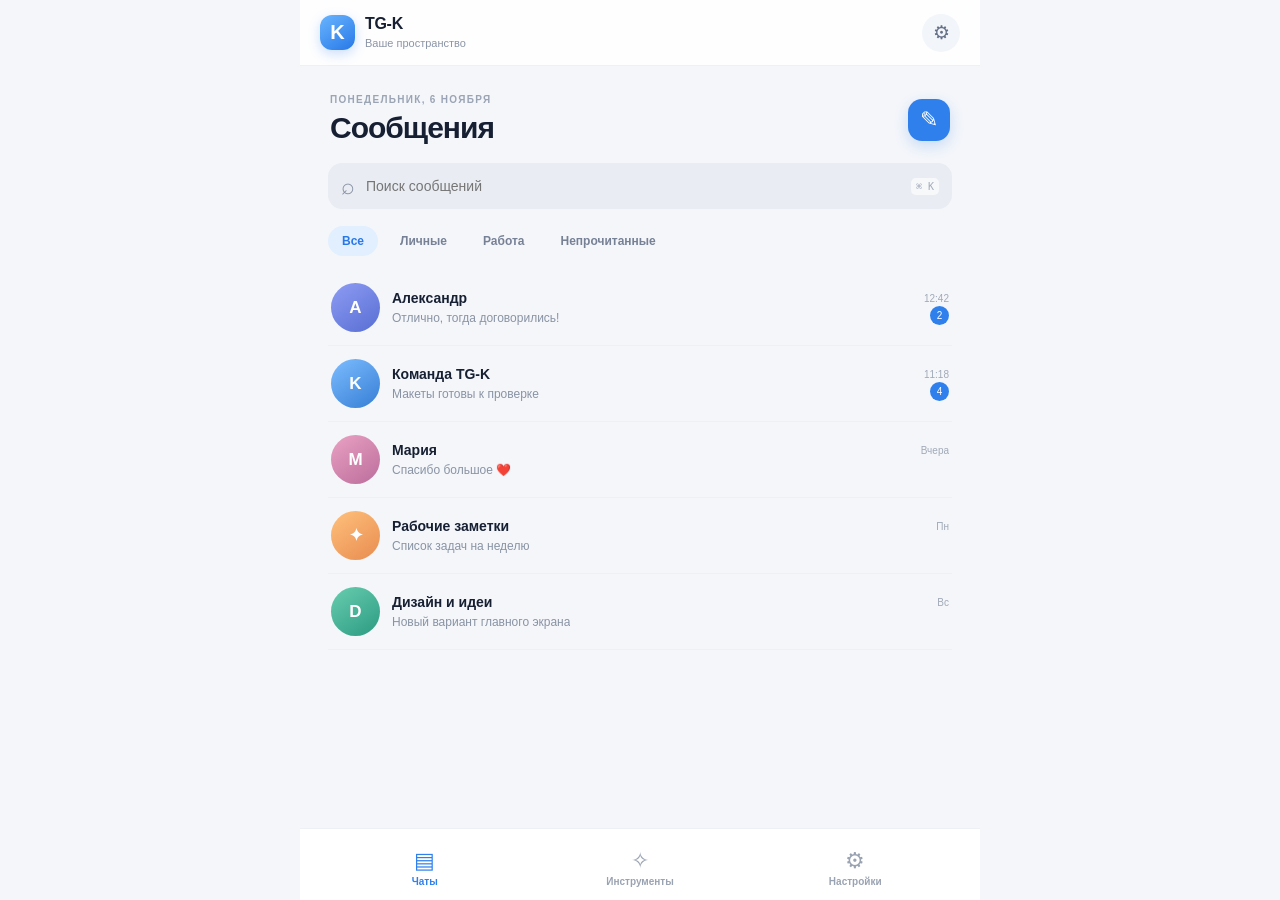
<file: index.html>
<!doctype html>
<html lang="ru">
<head>
  <meta charset="utf-8">
  <meta name="viewport" content="width=device-width,initial-scale=1,viewport-fit=cover">
  <meta name="theme-color" content="#f4f6fa">
  <meta name="apple-mobile-web-app-capable" content="yes">
  <meta name="apple-mobile-web-app-status-bar-style" content="default">
  <meta name="apple-mobile-web-app-title" content="TG-K">
  <meta name="description" content="TG-K — экспериментальный Telegram Web клиент для iPhone.">
  <link rel="manifest" href="./manifest.webmanifest">
  <link rel="apple-touch-icon" href="./icons/icon.svg">
  <link rel="stylesheet" href="./styles.css">
  <title>TG-K</title>
</head>
<body>
  <div class="app-shell">
    <header class="topbar">
      <div class="brand"><span class="brand-mark">K</span><div><strong>TG-K</strong><small>Ваше пространство</small></div></div>
      <button class="icon-button" id="settingsButton" aria-label="Настройки">⚙</button>
    </header>
    <main id="mainView">
      <section class="screen active" id="chatsScreen">
        <div class="screen-heading"><div><p class="eyebrow">ПОНЕДЕЛЬНИК, 6 НОЯБРЯ</p><h1>Сообщения</h1></div><button class="compose-button" id="composeButton" aria-label="Новое сообщение">✎</button></div>
        <label class="search"><span>⌕</span><input id="searchInput" type="search" placeholder="Поиск сообщений" autocomplete="off"><kbd>⌘ K</kbd></label>
        <nav class="folder-tabs" aria-label="Папки">
          <button class="folder active" data-folder="all">Все</button><button class="folder" data-folder="personal">Личные</button><button class="folder" data-folder="work">Работа</button><button class="folder" data-folder="unread">Непрочитанные</button>
        </nav>
        <div class="chat-list" id="chatList" aria-live="polite"></div>
      </section>
      <section class="screen" id="chatScreen">
        <div class="chat-header"><button class="back-button" id="backButton">‹</button><div class="avatar avatar-blue" id="chatAvatar">A</div><div class="chat-title"><strong id="chatName">Диалог</strong><small id="chatStatus">TG-K preview</small></div><button class="icon-button" id="chatMore">···</button></div>
        <div class="demo-notice">Это локальный предпросмотр. Сообщения ниже демонстрационные — Telegram пока не подключён.</div>
        <div class="messages" id="messages"></div>
        <form class="message-composer" id="messageForm"><button type="button" class="attach-button" id="attachButton">＋</button><input id="messageInput" placeholder="Сообщение" autocomplete="off"><button class="send-button" type="submit">↑</button></form>
      </section>
      <section class="screen" id="toolsScreen">
        <div class="screen-heading"><div><p class="eyebrow">ВАШИ ИНСТРУМЕНТЫ</p><h1>Пространство</h1></div></div>
        <div class="tool-grid">
          <button class="tool-card" data-tool="notes"><span class="tool-icon lilac">✎</span><strong>Секретные заметки</strong><small>Локально на устройстве</small></button>
          <button class="tool-card" data-tool="filters"><span class="tool-icon mint">⌁</span><strong>Фильтры сообщений</strong><small>Правила и категории</small></button>
          <button class="tool-card" data-tool="summary"><span class="tool-icon peach">✧</span><strong>AI-сводка</strong><small>Подготовка к AI-провайдерам</small></button>
          <button class="tool-card" data-tool="translate"><span class="tool-icon sky">文</span><strong>Перевод</strong><small>Место для интеграции</small></button>
          <button class="tool-card" data-tool="voice"><span class="tool-icon rose">♫</span><strong>Голос в текст</strong><small>Проверка поддержки браузера</small></button>
          <button class="tool-card" data-tool="downloads"><span class="tool-icon sand">↓</span><strong>Загрузки</strong><small>Менеджер файлов — далее</small></button>
        </div>
        <div class="privacy-card"><div class="privacy-icon">◈</div><div><strong>Панель приватности</strong><p>Контроль локальных данных и честные статусы защиты.</p></div><button id="privacyButton">›</button></div>
      </section>
      <section class="screen" id="settingsScreen">
        <div class="screen-heading"><div><p class="eyebrow">TG-K</p><h1>Настройки</h1></div><button class="text-button" id="closeSettings">Готово</button></div>
        <div class="settings-card">
          <div class="setting-row"><div><strong>Невидимка</strong><small>Локальный режим приватности</small></div><span class="status-pill">Ограничен</span></div>
          <p class="setting-note">Клиент не может гарантировать скрытие статуса «онлайн», прочтения или активности от серверов Telegram. Здесь пока доступны только локальные настройки интерфейса.</p>
          <div class="setting-row"><div><strong>Локальные заметки</strong><small>Сохраняются в этом браузере</small></div><span class="status-pill good">Включены</span></div>
          <div class="setting-row"><div><strong>Telegram API</strong><small>Подключение ещё не настроено</small></div><span class="status-pill">Не подключён</span></div>
          <div class="setting-row"><div><strong>AI-провайдеры</strong><small>Ключи не запрашиваются в этой версии</small></div><span class="status-pill">Не настроены</span></div>
        </div>
        <p class="settings-foot">TG-K — независимый экспериментальный клиент, не официальный продукт Telegram.</p>
      </section>
    </main>
    <nav class="tabbar" aria-label="Основная навигация">
      <button class="tab active" data-screen="chatsScreen"><span>▤</span><small>Чаты</small></button>
      <button class="tab" data-screen="toolsScreen"><span>✧</span><small>Инструменты</small></button>
      <button class="tab" id="tabSettings"><span>⚙</span><small>Настройки</small></button>
    </nav>
  </div>
  <dialog id="toolDialog" class="tool-dialog"><div class="dialog-head"><strong id="dialogTitle">Инструмент</strong><button id="dialogClose" class="icon-button">✕</button></div><div id="dialogContent"></div></dialog>
  <script src="./app.js" defer></script>
</body>
</html>
</file>
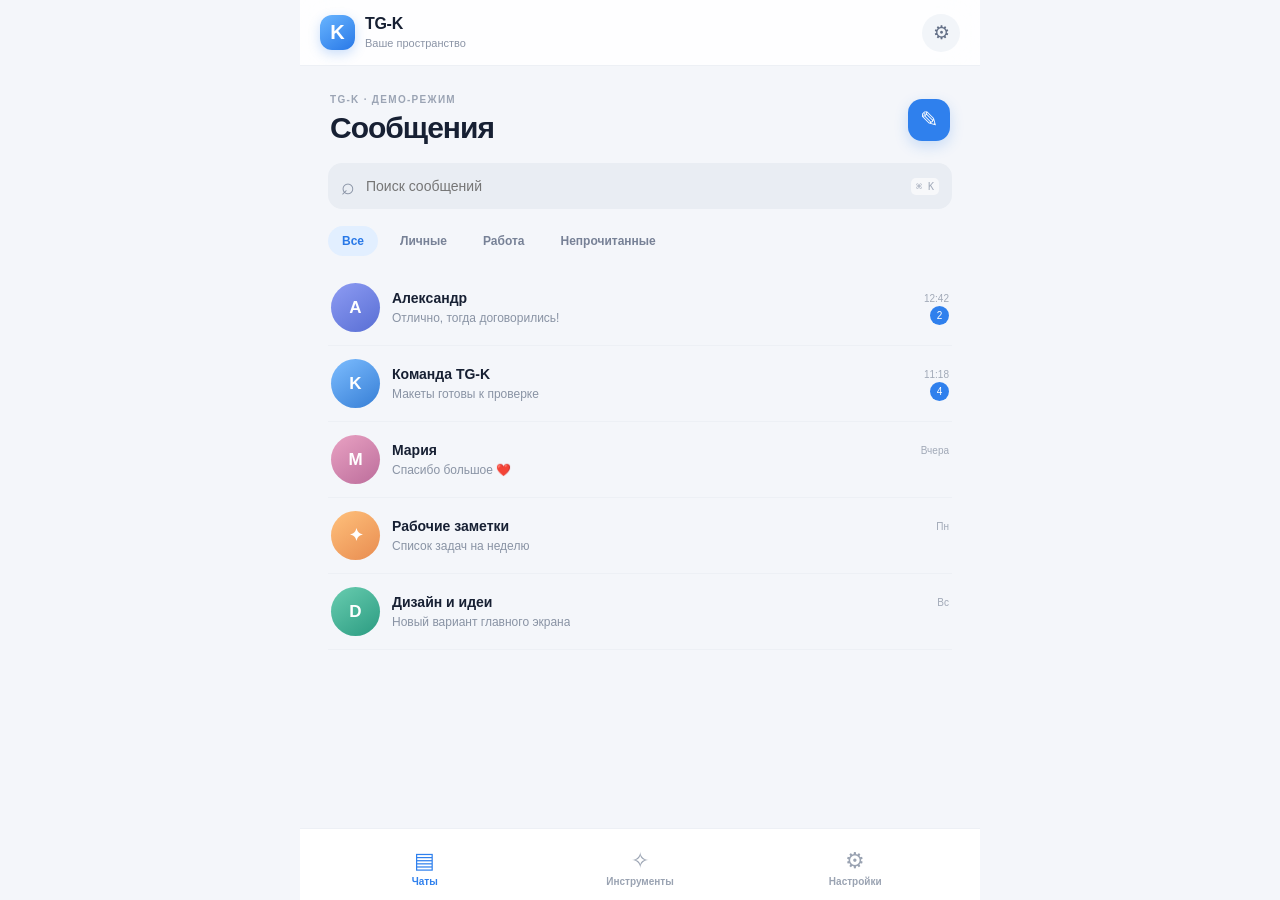
<file: TG-K-demo.html>
<!doctype html>
<html lang="ru">
<head>
  <meta charset="utf-8">
  <meta name="viewport" content="width=device-width,initial-scale=1,viewport-fit=cover">
  <meta name="theme-color" content="#f4f6fa">
  <meta name="apple-mobile-web-app-capable" content="yes">
  <meta name="apple-mobile-web-app-status-bar-style" content="default">
  <meta name="apple-mobile-web-app-title" content="TG-K">
  <meta name="description" content="TG-K — экспериментальный Telegram Web клиент для iPhone.">
  
  
  <style>
:root{color-scheme:light;--bg:#f4f6fa;--surface:#fff;--ink:#172033;--muted:#8b94a6;--line:#edf0f5;--blue:#2f80ed;--shadow:0 8px 28px rgba(25,43,75,.07);font-family:-apple-system,BlinkMacSystemFont,"SF Pro Display","Segoe UI",sans-serif}*{box-sizing:border-box}body{margin:0;background:var(--bg);color:var(--ink);-webkit-font-smoothing:antialiased}.app-shell{max-width:680px;min-height:100dvh;margin:auto;background:var(--bg);display:flex;flex-direction:column;padding-bottom:calc(76px + env(safe-area-inset-bottom))}.topbar{height:66px;padding:0 20px;display:flex;align-items:center;justify-content:space-between;background:rgba(255,255,255,.84);backdrop-filter:blur(18px);border-bottom:1px solid var(--line);position:sticky;top:0;z-index:5}.brand{display:flex;align-items:center;gap:10px}.brand-mark{width:35px;height:35px;border-radius:12px;background:linear-gradient(145deg,#69b5ff,#2878e7);display:grid;place-items:center;color:white;font-weight:800;font-size:20px;box-shadow:0 4px 12px #2f80ed40}.brand strong{display:block;font-size:16px;letter-spacing:-.3px}.brand small{font-size:11px;color:var(--muted)}button{font:inherit;border:0;cursor:pointer}.icon-button{width:38px;height:38px;border-radius:50%;background:#f2f5f9;color:#647087;font-size:19px}.screen{display:none;padding:20px 18px 24px}.screen.active{display:block}.screen-heading{display:flex;align-items:center;justify-content:space-between;margin:8px 2px 18px}.eyebrow{font-size:10px;letter-spacing:1.3px;color:#9ba4b4;font-weight:700;margin:0 0 6px}h1{font-size:30px;letter-spacing:-1px;margin:0;font-weight:760}.compose-button,.send-button{background:var(--blue);color:white;border-radius:14px;width:42px;height:42px;font-size:22px;box-shadow:0 5px 14px #2f80ed38}.search{height:46px;border-radius:14px;background:#e9edf3;display:flex;align-items:center;padding:0 13px;gap:9px;color:#8993a5}.search span{font-size:23px}.search input{background:none;border:0;outline:0;min-width:0;flex:1;font:inherit;font-size:14px;color:var(--ink)}.search kbd{font-size:10px;color:#a2aaba;background:#f7f8fa;border-radius:5px;padding:3px 5px}.folder-tabs{display:flex;gap:8px;overflow:auto;padding:17px 0 14px;scrollbar-width:none}.folder{white-space:nowrap;padding:8px 14px;border-radius:20px;background:transparent;color:#778196;font-size:12px;font-weight:650}.folder.active{background:#e2efff;color:#2878e7}.chat-list{display:flex;flex-direction:column}.chat-item{display:flex;align-items:center;gap:12px;padding:13px 3px;border-bottom:1px solid var(--line);background:none;text-align:left;width:100%;color:inherit}.avatar{width:49px;height:49px;flex:none;border-radius:50%;display:grid;place-items:center;font-weight:700;font-size:17px;color:white;background:linear-gradient(145deg,#8e9cf3,#586ed4)}.avatar-green{background:linear-gradient(145deg,#69cdb0,#2b9b81)}.avatar-orange{background:linear-gradient(145deg,#ffc17c,#e88c50)}.avatar-pink{background:linear-gradient(145deg,#e9a2c3,#bc6d9b)}.avatar-blue{background:linear-gradient(145deg,#7dbdff,#367ed5)}.chat-info{min-width:0;flex:1}.chat-line{display:flex;justify-content:space-between;gap:8px;align-items:center}.chat-line strong{font-size:14px}.chat-line time{font-size:10px;color:#a1a9b7;white-space:nowrap}.chat-preview{display:block;font-size:12px;color:#8993a4;white-space:nowrap;overflow:hidden;text-overflow:ellipsis;margin-top:5px}.unread{background:var(--blue);color:white;font-size:10px;border-radius:12px;min-width:19px;height:19px;display:grid;place-items:center;padding:0 5px}.empty-state{text-align:center;color:var(--muted);padding:42px 20px;font-size:13px}.tabbar{position:fixed;z-index:6;bottom:0;left:50%;transform:translateX(-50%);width:min(680px,100%);height:calc(72px + env(safe-area-inset-bottom));padding:8px 18px env(safe-area-inset-bottom);display:flex;justify-content:space-around;background:rgba(255,255,255,.93);backdrop-filter:blur(18px);border-top:1px solid var(--line)}.tab{display:flex;flex-direction:column;align-items:center;justify-content:center;gap:4px;min-width:76px;background:none;color:#9aa3b2}.tab span{font-size:22px;line-height:22px}.tab small{font-size:10px;font-weight:650}.tab.active{color:var(--blue)}.chat-header{display:flex;align-items:center;gap:10px;margin:-4px -3px 14px}.back-button{font-size:31px;background:none;color:var(--blue);width:28px}.chat-title{flex:1;display:flex;flex-direction:column;gap:3px}.chat-title strong{font-size:14px}.chat-title small{font-size:10px;color:#8c96a7}.demo-notice{font-size:11px;line-height:1.45;color:#8a6d38;background:#fff5df;border:1px solid #f5e7c7;border-radius:10px;padding:10px 12px;margin-bottom:16px}.messages{min-height:48vh;display:flex;flex-direction:column;gap:9px;padding:6px 0 20px}.bubble{max-width:82%;padding:10px 12px;border-radius:15px;background:white;box-shadow:0 2px 8px #1b2b4810;font-size:13px;line-height:1.45;align-self:flex-start}.bubble.mine{align-self:flex-end;background:#dcecff;border-bottom-right-radius:5px}.bubble time{display:block;text-align:right;color:#8e9bad;font-size:9px;margin-top:4px}.message-composer{display:flex;align-items:center;gap:9px;position:sticky;bottom:80px;background:var(--bg);padding:8px 0}.message-composer input{flex:1;min-width:0;border:0;outline:0;border-radius:22px;background:white;padding:13px 16px;font:inherit;font-size:13px}.attach-button{background:none;color:#8b96a8;font-size:25px}.send-button{width:38px;height:38px;border-radius:50%;font-size:20px}.tool-grid{display:grid;grid-template-columns:repeat(2,minmax(0,1fr));gap:11px}.tool-card{min-height:128px;background:white;border-radius:18px;padding:15px;text-align:left;display:flex;flex-direction:column;align-items:flex-start;box-shadow:var(--shadow);color:var(--ink)}.tool-icon{width:35px;height:35px;border-radius:12px;display:grid;place-items:center;font-size:19px;margin-bottom:12px}.lilac{background:#eee9ff;color:#8062d8}.mint{background:#e2f8f0;color:#3caa83}.peach{background:#fff0e4;color:#e69a5e}.sky{background:#e4f2ff;color:#438bd0}.rose{background:#ffe9ef;color:#cf7593}.sand{background:#fff4d9;color:#c89b36}.tool-card strong{font-size:12px}.tool-card small{font-size:10px;color:#98a1af;margin-top:5px}.privacy-card{display:flex;align-items:center;gap:12px;background:#eaf2ff;border-radius:16px;padding:15px;margin-top:16px}.privacy-icon{font-size:24px;color:#4388dc}.privacy-card div:nth-child(2){flex:1}.privacy-card strong{font-size:13px}.privacy-card p{font-size:10px;color:#7b8da8;margin:4px 0 0;line-height:1.4}.privacy-card button{background:none;color:#4388dc;font-size:24px}.settings-card{background:white;border-radius:18px;padding:4px 15px;box-shadow:var(--shadow)}.setting-row{display:flex;align-items:center;justify-content:space-between;gap:10px;padding:16px 0;border-bottom:1px solid var(--line)}.setting-row:last-of-type{border:0}.setting-row strong,.setting-row small{display:block}.setting-row strong{font-size:13px}.setting-row small{font-size:10px;color:#929cac;margin-top:4px}.status-pill{font-size:9px;font-weight:700;color:#a17c37;background:#fff4dd;padding:6px 8px;border-radius:10px;white-space:nowrap}.status-pill.good{color:#27956d;background:#e4f8ef}.setting-note,.settings-foot{font-size:11px;color:#8b95a5;line-height:1.55}.setting-note{background:#f7f8fa;border-radius:10px;padding:11px;margin:0}.settings-foot{padding:12px 4px}.text-button{background:none;color:var(--blue);font-size:13px}.tool-dialog{border:0;border-radius:22px;width:min(92%,480px);padding:20px;box-shadow:0 18px 70px #101d3340}.tool-dialog::backdrop{background:#14213b66;backdrop-filter:blur(3px)}.dialog-head{display:flex;justify-content:space-between;align-items:center;margin-bottom:15px}.dialog-head strong{font-size:18px}.dialog-body{font-size:13px;line-height:1.5;color:#667187}.dialog-body textarea{width:100%;min-height:150px;border:1px solid var(--line);border-radius:12px;padding:12px;font:inherit;outline-color:var(--blue);resize:vertical}.dialog-body button{background:var(--blue);color:white;padding:10px 14px;border-radius:10px;margin-top:10px}.dialog-hint{font-size:11px;color:#8d97a7;margin-top:10px}@media(min-width:600px){.screen{padding-left:28px;padding-right:28px}.tool-grid{grid-template-columns:repeat(3,minmax(0,1fr))}}@media(prefers-color-scheme:dark){:root{color-scheme:dark;--bg:#111722;--surface:#1b2432;--ink:#edf2fa;--muted:#9aa6b8;--line:#293344;--shadow:0 8px 28px #0003}.topbar,.tabbar{background:rgba(25,34,48,.94)}.search{background:#222d3d}.search input,.chat-item{color:var(--ink)}.folder.active{background:#1d3d61}.bubble,.tool-card,.settings-card,.message-composer input{background:#1d2736;color:var(--ink)}.bubble.mine{background:#1d3d61}.privacy-card{background:#1b304b}.setting-note{background:#222d3d}.demo-notice{background:#3a3020;border-color:#57462b;color:#e5c98d}.icon-button{background:#263244;color:#b5c0d0}}
</style>
  <title>TG-K</title>
</head>
<body>
  <div class="app-shell">
    <header class="topbar">
      <div class="brand"><span class="brand-mark">K</span><div><strong>TG-K</strong><small>Ваше пространство</small></div></div>
      <button class="icon-button" id="settingsButton" aria-label="Настройки">⚙</button>
    </header>
    <main id="mainView">
      <section class="screen active" id="chatsScreen">
        <div class="screen-heading"><div><p class="eyebrow">TG-K · ДЕМО-РЕЖИМ</p><h1>Сообщения</h1></div><button class="compose-button" id="composeButton" aria-label="Новое сообщение">✎</button></div>
        <label class="search"><span>⌕</span><input id="searchInput" type="search" placeholder="Поиск сообщений" autocomplete="off"><kbd>⌘ K</kbd></label>
        <nav class="folder-tabs" aria-label="Папки">
          <button class="folder active" data-folder="all">Все</button><button class="folder" data-folder="personal">Личные</button><button class="folder" data-folder="work">Работа</button><button class="folder" data-folder="unread">Непрочитанные</button>
        </nav>
        <div class="chat-list" id="chatList" aria-live="polite"></div>
      </section>
      <section class="screen" id="chatScreen">
        <div class="chat-header"><button class="back-button" id="backButton">‹</button><div class="avatar avatar-blue" id="chatAvatar">A</div><div class="chat-title"><strong id="chatName">Диалог</strong><small id="chatStatus">TG-K preview</small></div><button class="icon-button" id="chatMore">···</button></div>
        <div class="demo-notice">Это локальный предпросмотр. Сообщения ниже демонстрационные — Telegram пока не подключён.</div>
        <div class="messages" id="messages"></div>
        <form class="message-composer" id="messageForm"><button type="button" class="attach-button" id="attachButton">＋</button><input id="messageInput" placeholder="Сообщение" autocomplete="off"><button class="send-button" type="submit">↑</button></form>
      </section>
      <section class="screen" id="toolsScreen">
        <div class="screen-heading"><div><p class="eyebrow">ВАШИ ИНСТРУМЕНТЫ</p><h1>Пространство</h1></div></div>
        <div class="tool-grid">
          <button class="tool-card" data-tool="notes"><span class="tool-icon lilac">✎</span><strong>Секретные заметки</strong><small>Локально на устройстве</small></button>
          <button class="tool-card" data-tool="filters"><span class="tool-icon mint">⌁</span><strong>Фильтры сообщений</strong><small>Правила и категории</small></button>
          <button class="tool-card" data-tool="summary"><span class="tool-icon peach">✧</span><strong>AI-сводка</strong><small>Подготовка к AI-провайдерам</small></button>
          <button class="tool-card" data-tool="translate"><span class="tool-icon sky">文</span><strong>Перевод</strong><small>Место для интеграции</small></button>
          <button class="tool-card" data-tool="voice"><span class="tool-icon rose">♫</span><strong>Голос в текст</strong><small>Проверка поддержки браузера</small></button>
          <button class="tool-card" data-tool="downloads"><span class="tool-icon sand">↓</span><strong>Загрузки</strong><small>Менеджер файлов — далее</small></button>
        </div>
        <div class="privacy-card"><div class="privacy-icon">◈</div><div><strong>Панель приватности</strong><p>Контроль локальных данных и честные статусы защиты.</p></div><button id="privacyButton">›</button></div>
      </section>
      <section class="screen" id="settingsScreen">
        <div class="screen-heading"><div><p class="eyebrow">TG-K</p><h1>Настройки</h1></div><button class="text-button" id="closeSettings">Готово</button></div>
        <div class="settings-card">
          <div class="setting-row"><div><strong>Невидимка</strong><small>Локальный режим приватности</small></div><span class="status-pill">Ограничен</span></div>
          <p class="setting-note">Клиент не может гарантировать скрытие статуса «онлайн», прочтения или активности от серверов Telegram. Здесь пока доступны только локальные настройки интерфейса.</p>
          <div class="setting-row"><div><strong>Локальные заметки</strong><small>Сохраняются в этом браузере</small></div><span class="status-pill good">Включены</span></div>
          <div class="setting-row"><div><strong>Telegram API</strong><small>Подключение ещё не настроено</small></div><span class="status-pill">Не подключён</span></div>
          <div class="setting-row"><div><strong>AI-провайдеры</strong><small>Ключи не запрашиваются в этой версии</small></div><span class="status-pill">Не настроены</span></div>
        </div>
        <p class="settings-foot">TG-K — независимый экспериментальный клиент, не официальный продукт Telegram.</p>
      </section>
    </main>
    <nav class="tabbar" aria-label="Основная навигация">
      <button class="tab active" data-screen="chatsScreen"><span>▤</span><small>Чаты</small></button>
      <button class="tab" data-screen="toolsScreen"><span>✧</span><small>Инструменты</small></button>
      <button class="tab" id="tabSettings"><span>⚙</span><small>Настройки</small></button>
    </nav>
  </div>
  <dialog id="toolDialog" class="tool-dialog"><div class="dialog-head"><strong id="dialogTitle">Инструмент</strong><button id="dialogClose" class="icon-button">✕</button></div><div id="dialogContent"></div></dialog>
  <script>
const $ = (selector) => document.querySelector(selector);
const chats = [
  {id:1,name:"Александр",initial:"А",color:"",folder:"personal",time:"12:42",preview:"Отлично, тогда договорились!",unread:2,status:"был(а) недавно",messages:[["Привет! Как продвигается проект?",false,"12:38"],["Собираю первую версию TG-K для iPhone.",true,"12:40"],["Отлично, тогда договорились!",false,"12:42"]]},
  {id:2,name:"Команда TG-K",initial:"K",color:"avatar-blue",folder:"work",time:"11:18",preview:"Макеты готовы к проверке",unread:4,status:"5 участников",messages:[["Загрузил первые макеты интерфейса.",false,"11:12"],["Макеты готовы к проверке",false,"11:18"]]},
  {id:3,name:"Мария",initial:"М",color:"avatar-pink",folder:"personal",time:"Вчера",preview:"Спасибо большое ❤️",unread:0,status:"в сети недавно",messages:[["Посмотри, пожалуйста, когда будет минутка.",false,"18:02"],["Конечно, посмотрю!",true,"18:05"],["Спасибо большое ❤️",false,"18:06"]]},
  {id:4,name:"Рабочие заметки",initial:"✦",color:"avatar-orange",folder:"work",time:"Пн",preview:"Список задач на неделю",unread:0,status:"личное пространство",messages:[["Список задач на неделю",false,"09:15"]]},
  {id:5,name:"Дизайн и идеи",initial:"D",color:"avatar-green",folder:"work",time:"Вс",preview:"Новый вариант главного экрана",unread:0,status:"12 участников",messages:[["Новый вариант главного экрана",false,"16:21"]]}
];
let activeFolder = "all";
let activeChat = null;
let activeScreen = "chatsScreen";
const escapeHtml = (s) => String(s).replace(/[&<>"']/g, c => ({"&":"&amp;","<":"&lt;",">":"&gt;",'"':"&quot;","'":"&#39;"}[c]));
function renderChats(){
  const q = $("#searchInput").value.trim().toLowerCase();
  const filtered = chats.filter(c => (activeFolder==="all" || (activeFolder==="unread"?c.unread>0:c.folder===activeFolder)) && (!q || (c.name+" "+c.preview+" "+c.messages.map(m=>m[0]).join(" ")).toLowerCase().includes(q)));
  $("#chatList").innerHTML = filtered.length ? filtered.map(c => `<button class="chat-item" data-chat="${c.id}"><span class="avatar ${c.color}">${escapeHtml(c.initial)}</span><span class="chat-info"><span class="chat-line"><strong>${escapeHtml(c.name)}</strong><time>${c.time}</time></span><span class="chat-line"><span class="chat-preview">${escapeHtml(c.preview)}</span>${c.unread?`<span class="unread">${c.unread}</span>`:""}</span></span></button>`).join("") : '<div class="empty-state">Ничего не найдено</div>';
  document.querySelectorAll("[data-chat]").forEach(el=>el.addEventListener("click",()=>openChat(Number(el.dataset.chat))));
}
function showScreen(id){
  activeScreen=id;
  document.querySelectorAll(".screen").forEach(s=>s.classList.toggle("active",s.id===id));
  document.querySelectorAll(".tab").forEach(t=>t.classList.toggle("active",t.dataset.screen===id || (id==="settingsScreen"&&t.id==="tabSettings")));
  $("#settingsButton").hidden=id==="settingsScreen";
}
function openChat(id){
  activeChat=chats.find(c=>c.id===id); if(!activeChat)return;
  $("#chatName").textContent=activeChat.name;$("#chatStatus").textContent=activeChat.status;$("#chatAvatar").textContent=activeChat.initial;$("#chatAvatar").className="avatar "+activeChat.color;
  renderMessages();showScreen("chatScreen");
}
function renderMessages(){
  $("#messages").innerHTML=activeChat.messages.map(m=>`<div class="bubble ${m[1]?"mine":""}">${escapeHtml(m[0])}<time>${m[2]}</time></div>`).join("");
  $("#messages").scrollTop=$("#messages").scrollHeight;
}
document.querySelectorAll("[data-folder]").forEach(b=>b.addEventListener("click",()=>{activeFolder=b.dataset.folder;document.querySelectorAll(".folder").forEach(x=>x.classList.toggle("active",x===b));renderChats()}));
$("#searchInput").addEventListener("input",renderChats);
document.querySelectorAll("[data-screen]").forEach(b=>b.addEventListener("click",()=>showScreen(b.dataset.screen)));
$("#tabSettings").addEventListener("click",()=>showScreen("settingsScreen"));
$("#settingsButton").addEventListener("click",()=>showScreen("settingsScreen"));
$("#closeSettings").addEventListener("click",()=>showScreen("chatsScreen"));
$("#backButton").addEventListener("click",()=>showScreen("chatsScreen"));
$("#messageForm").addEventListener("submit",e=>{e.preventDefault();const input=$("#messageInput");const value=input.value.trim();if(!value||!activeChat)return;activeChat.messages.push([value,true,new Date().toLocaleTimeString("ru-RU",{hour:"2-digit",minute:"2-digit"})]);activeChat.preview=value;activeChat.time="сейчас";input.value="";renderMessages();});
$("#composeButton").addEventListener("click",()=>{showScreen("chatsScreen");$("#searchInput").focus();$("#searchInput").placeholder="Найдите демо-диалог";});
$("#attachButton").addEventListener("click",()=>showDialog("Файлы","<p>Загрузка файлов появится после подключения Telegram. Сейчас это только интерфейсный прототип.</p>"));
$("#chatMore").addEventListener("click",()=>showDialog("Действия диалога","<p>Архивирование и сохранение версий будут доступны после подключения реальных обновлений Telegram. В этой версии история демонстрационная.</p>"));
$("#privacyButton").addEventListener("click",()=>showScreen("settingsScreen"));
function showDialog(title,html){$("#dialogTitle").textContent=title;$("#dialogContent").innerHTML='<div class="dialog-body">'+html+'</div>';$("#toolDialog").showModal()}
$("#dialogClose").addEventListener("click",()=>$("#toolDialog").close());
document.querySelectorAll("[data-tool]").forEach(b=>b.addEventListener("click",()=>openTool(b.dataset.tool)));
function openTool(tool){
 const content=$("#dialogContent");let title="",html="";
 if(tool==="notes"){title="Секретные заметки";html='<textarea id="notesArea" placeholder="Запишите мысль — она сохранится только в этом браузере..."></textarea><button id="saveNote">Сохранить заметку</button><p class="dialog-hint" id="noteStatus">Хранение: локальное хранилище браузера на этом устройстве.</p>';}
 if(tool==="filters"){title="Фильтры сообщений";html='<p>Здесь появятся правила для входящих сообщений, папок и ключевых слов. Для работы с Telegram потребуется подключение аккаунта.</p>';}
 if(tool==="summary"){title="AI-сводка";html='<p>AI-провайдеры пока не подключены. После настройки защищённого серверного шлюза можно будет создавать краткие сводки выбранных диалогов.</p>';}
 if(tool==="translate"){title="Автоперевод";html='<p>Интерфейс готов к интеграции переводчика. Сейчас перевод сообщений не выполняется и сетевые запросы не отправляются.</p>';}
 if(tool==="voice"){title="Голос в текст";html='<p>Проверка распознавания речи браузером:</p><p id="voiceStatus">Проверяем поддержку…</p><button id="voiceStart">Начать распознавание</button><textarea id="voiceText" placeholder="Распознанный текст появится здесь"></textarea><p class="dialog-hint">Работа распознавания зависит от браузера и языка. Аудио не отправляется в TG-K сервером.</p>';}
 if(tool==="downloads"){title="Загрузки";html='<p>Менеджер загрузок будет подключён после интеграции Telegram API. В этой версии нет доступа к файлам аккаунта.</p>';}
 showDialog(title,html);
 if(tool==="notes"){const area=$("#notesArea");area.value=localStorage.getItem("tgk-notes")||"";$("#saveNote").addEventListener("click",()=>{localStorage.setItem("tgk-notes",area.value);$("#noteStatus").textContent="Сохранено на этом устройстве.";});}
 if(tool==="voice"){const supported=("SpeechRecognition" in window)||("webkitSpeechRecognition" in window);$("#voiceStatus").textContent=supported?"Браузер сообщает о поддержке распознавания речи.":"В этом браузере Web Speech API недоступен. Можно будет добавить отдельный AI-сервис.";$("#voiceStart").disabled=!supported;$("#voiceStart").addEventListener("click",()=>{const SR=window.SpeechRecognition||window.webkitSpeechRecognition;const rec=new SR();rec.lang="ru-RU";rec.interimResults=true;rec.onresult=e=>$("#voiceText").value=Array.from(e.results).map(r=>r[0].transcript).join(" ");rec.onerror=()=>$("#voiceStatus").textContent="Распознавание не удалось. Проверьте разрешение на микрофон.";rec.start();$("#voiceStatus").textContent="Слушаю…";});}
}
renderChats();
if("serviceWorker" in navigator && location.protocol.startsWith("http"))window.addEventListener("load",()=>navigator.serviceWorker.register("./sw.js").catch(()=>{}));
document.addEventListener("keydown",e=>{if((e.metaKey||e.ctrlKey)&&e.key.toLowerCase()==="k"){e.preventDefault();showScreen("chatsScreen");$("#searchInput").focus();}});

</script>
</body>
</html>
</file>
<file: styles.css>
:root{color-scheme:light;--bg:#f4f6fa;--surface:#fff;--ink:#172033;--muted:#8b94a6;--line:#edf0f5;--blue:#2f80ed;--shadow:0 8px 28px rgba(25,43,75,.07);font-family:-apple-system,BlinkMacSystemFont,"SF Pro Display","Segoe UI",sans-serif}*{box-sizing:border-box}body{margin:0;background:var(--bg);color:var(--ink);-webkit-font-smoothing:antialiased}.app-shell{max-width:680px;min-height:100dvh;margin:auto;background:var(--bg);display:flex;flex-direction:column;padding-bottom:calc(76px + env(safe-area-inset-bottom))}.topbar{height:66px;padding:0 20px;display:flex;align-items:center;justify-content:space-between;background:rgba(255,255,255,.84);backdrop-filter:blur(18px);border-bottom:1px solid var(--line);position:sticky;top:0;z-index:5}.brand{display:flex;align-items:center;gap:10px}.brand-mark{width:35px;height:35px;border-radius:12px;background:linear-gradient(145deg,#69b5ff,#2878e7);display:grid;place-items:center;color:white;font-weight:800;font-size:20px;box-shadow:0 4px 12px #2f80ed40}.brand strong{display:block;font-size:16px;letter-spacing:-.3px}.brand small{font-size:11px;color:var(--muted)}button{font:inherit;border:0;cursor:pointer}.icon-button{width:38px;height:38px;border-radius:50%;background:#f2f5f9;color:#647087;font-size:19px}.screen{display:none;padding:20px 18px 24px}.screen.active{display:block}.screen-heading{display:flex;align-items:center;justify-content:space-between;margin:8px 2px 18px}.eyebrow{font-size:10px;letter-spacing:1.3px;color:#9ba4b4;font-weight:700;margin:0 0 6px}h1{font-size:30px;letter-spacing:-1px;margin:0;font-weight:760}.compose-button,.send-button{background:var(--blue);color:white;border-radius:14px;width:42px;height:42px;font-size:22px;box-shadow:0 5px 14px #2f80ed38}.search{height:46px;border-radius:14px;background:#e9edf3;display:flex;align-items:center;padding:0 13px;gap:9px;color:#8993a5}.search span{font-size:23px}.search input{background:none;border:0;outline:0;min-width:0;flex:1;font:inherit;font-size:14px;color:var(--ink)}.search kbd{font-size:10px;color:#a2aaba;background:#f7f8fa;border-radius:5px;padding:3px 5px}.folder-tabs{display:flex;gap:8px;overflow:auto;padding:17px 0 14px;scrollbar-width:none}.folder{white-space:nowrap;padding:8px 14px;border-radius:20px;background:transparent;color:#778196;font-size:12px;font-weight:650}.folder.active{background:#e2efff;color:#2878e7}.chat-list{display:flex;flex-direction:column}.chat-item{display:flex;align-items:center;gap:12px;padding:13px 3px;border-bottom:1px solid var(--line);background:none;text-align:left;width:100%;color:inherit}.avatar{width:49px;height:49px;flex:none;border-radius:50%;display:grid;place-items:center;font-weight:700;font-size:17px;color:white;background:linear-gradient(145deg,#8e9cf3,#586ed4)}.avatar-green{background:linear-gradient(145deg,#69cdb0,#2b9b81)}.avatar-orange{background:linear-gradient(145deg,#ffc17c,#e88c50)}.avatar-pink{background:linear-gradient(145deg,#e9a2c3,#bc6d9b)}.avatar-blue{background:linear-gradient(145deg,#7dbdff,#367ed5)}.chat-info{min-width:0;flex:1}.chat-line{display:flex;justify-content:space-between;gap:8px;align-items:center}.chat-line strong{font-size:14px}.chat-line time{font-size:10px;color:#a1a9b7;white-space:nowrap}.chat-preview{display:block;font-size:12px;color:#8993a4;white-space:nowrap;overflow:hidden;text-overflow:ellipsis;margin-top:5px}.unread{background:var(--blue);color:white;font-size:10px;border-radius:12px;min-width:19px;height:19px;display:grid;place-items:center;padding:0 5px}.empty-state{text-align:center;color:var(--muted);padding:42px 20px;font-size:13px}.tabbar{position:fixed;z-index:6;bottom:0;left:50%;transform:translateX(-50%);width:min(680px,100%);height:calc(72px + env(safe-area-inset-bottom));padding:8px 18px env(safe-area-inset-bottom);display:flex;justify-content:space-around;background:rgba(255,255,255,.93);backdrop-filter:blur(18px);border-top:1px solid var(--line)}.tab{display:flex;flex-direction:column;align-items:center;justify-content:center;gap:4px;min-width:76px;background:none;color:#9aa3b2}.tab span{font-size:22px;line-height:22px}.tab small{font-size:10px;font-weight:650}.tab.active{color:var(--blue)}.chat-header{display:flex;align-items:center;gap:10px;margin:-4px -3px 14px}.back-button{font-size:31px;background:none;color:var(--blue);width:28px}.chat-title{flex:1;display:flex;flex-direction:column;gap:3px}.chat-title strong{font-size:14px}.chat-title small{font-size:10px;color:#8c96a7}.demo-notice{font-size:11px;line-height:1.45;color:#8a6d38;background:#fff5df;border:1px solid #f5e7c7;border-radius:10px;padding:10px 12px;margin-bottom:16px}.messages{min-height:48vh;display:flex;flex-direction:column;gap:9px;padding:6px 0 20px}.bubble{max-width:82%;padding:10px 12px;border-radius:15px;background:white;box-shadow:0 2px 8px #1b2b4810;font-size:13px;line-height:1.45;align-self:flex-start}.bubble.mine{align-self:flex-end;background:#dcecff;border-bottom-right-radius:5px}.bubble time{display:block;text-align:right;color:#8e9bad;font-size:9px;margin-top:4px}.message-composer{display:flex;align-items:center;gap:9px;position:sticky;bottom:80px;background:var(--bg);padding:8px 0}.message-composer input{flex:1;min-width:0;border:0;outline:0;border-radius:22px;background:white;padding:13px 16px;font:inherit;font-size:13px}.attach-button{background:none;color:#8b96a8;font-size:25px}.send-button{width:38px;height:38px;border-radius:50%;font-size:20px}.tool-grid{display:grid;grid-template-columns:repeat(2,minmax(0,1fr));gap:11px}.tool-card{min-height:128px;background:white;border-radius:18px;padding:15px;text-align:left;display:flex;flex-direction:column;align-items:flex-start;box-shadow:var(--shadow);color:var(--ink)}.tool-icon{width:35px;height:35px;border-radius:12px;display:grid;place-items:center;font-size:19px;margin-bottom:12px}.lilac{background:#eee9ff;color:#8062d8}.mint{background:#e2f8f0;color:#3caa83}.peach{background:#fff0e4;color:#e69a5e}.sky{background:#e4f2ff;color:#438bd0}.rose{background:#ffe9ef;color:#cf7593}.sand{background:#fff4d9;color:#c89b36}.tool-card strong{font-size:12px}.tool-card small{font-size:10px;color:#98a1af;margin-top:5px}.privacy-card{display:flex;align-items:center;gap:12px;background:#eaf2ff;border-radius:16px;padding:15px;margin-top:16px}.privacy-icon{font-size:24px;color:#4388dc}.privacy-card div:nth-child(2){flex:1}.privacy-card strong{font-size:13px}.privacy-card p{font-size:10px;color:#7b8da8;margin:4px 0 0;line-height:1.4}.privacy-card button{background:none;color:#4388dc;font-size:24px}.settings-card{background:white;border-radius:18px;padding:4px 15px;box-shadow:var(--shadow)}.setting-row{display:flex;align-items:center;justify-content:space-between;gap:10px;padding:16px 0;border-bottom:1px solid var(--line)}.setting-row:last-of-type{border:0}.setting-row strong,.setting-row small{display:block}.setting-row strong{font-size:13px}.setting-row small{font-size:10px;color:#929cac;margin-top:4px}.status-pill{font-size:9px;font-weight:700;color:#a17c37;background:#fff4dd;padding:6px 8px;border-radius:10px;white-space:nowrap}.status-pill.good{color:#27956d;background:#e4f8ef}.setting-note,.settings-foot{font-size:11px;color:#8b95a5;line-height:1.55}.setting-note{background:#f7f8fa;border-radius:10px;padding:11px;margin:0}.settings-foot{padding:12px 4px}.text-button{background:none;color:var(--blue);font-size:13px}.tool-dialog{border:0;border-radius:22px;width:min(92%,480px);padding:20px;box-shadow:0 18px 70px #101d3340}.tool-dialog::backdrop{background:#14213b66;backdrop-filter:blur(3px)}.dialog-head{display:flex;justify-content:space-between;align-items:center;margin-bottom:15px}.dialog-head strong{font-size:18px}.dialog-body{font-size:13px;line-height:1.5;color:#667187}.dialog-body textarea{width:100%;min-height:150px;border:1px solid var(--line);border-radius:12px;padding:12px;font:inherit;outline-color:var(--blue);resize:vertical}.dialog-body button{background:var(--blue);color:white;padding:10px 14px;border-radius:10px;margin-top:10px}.dialog-hint{font-size:11px;color:#8d97a7;margin-top:10px}@media(min-width:600px){.screen{padding-left:28px;padding-right:28px}.tool-grid{grid-template-columns:repeat(3,minmax(0,1fr))}}@media(prefers-color-scheme:dark){:root{color-scheme:dark;--bg:#111722;--surface:#1b2432;--ink:#edf2fa;--muted:#9aa6b8;--line:#293344;--shadow:0 8px 28px #0003}.topbar,.tabbar{background:rgba(25,34,48,.94)}.search{background:#222d3d}.search input,.chat-item{color:var(--ink)}.folder.active{background:#1d3d61}.bubble,.tool-card,.settings-card,.message-composer input{background:#1d2736;color:var(--ink)}.bubble.mine{background:#1d3d61}.privacy-card{background:#1b304b}.setting-note{background:#222d3d}.demo-notice{background:#3a3020;border-color:#57462b;color:#e5c98d}.icon-button{background:#263244;color:#b5c0d0}}
</file>
